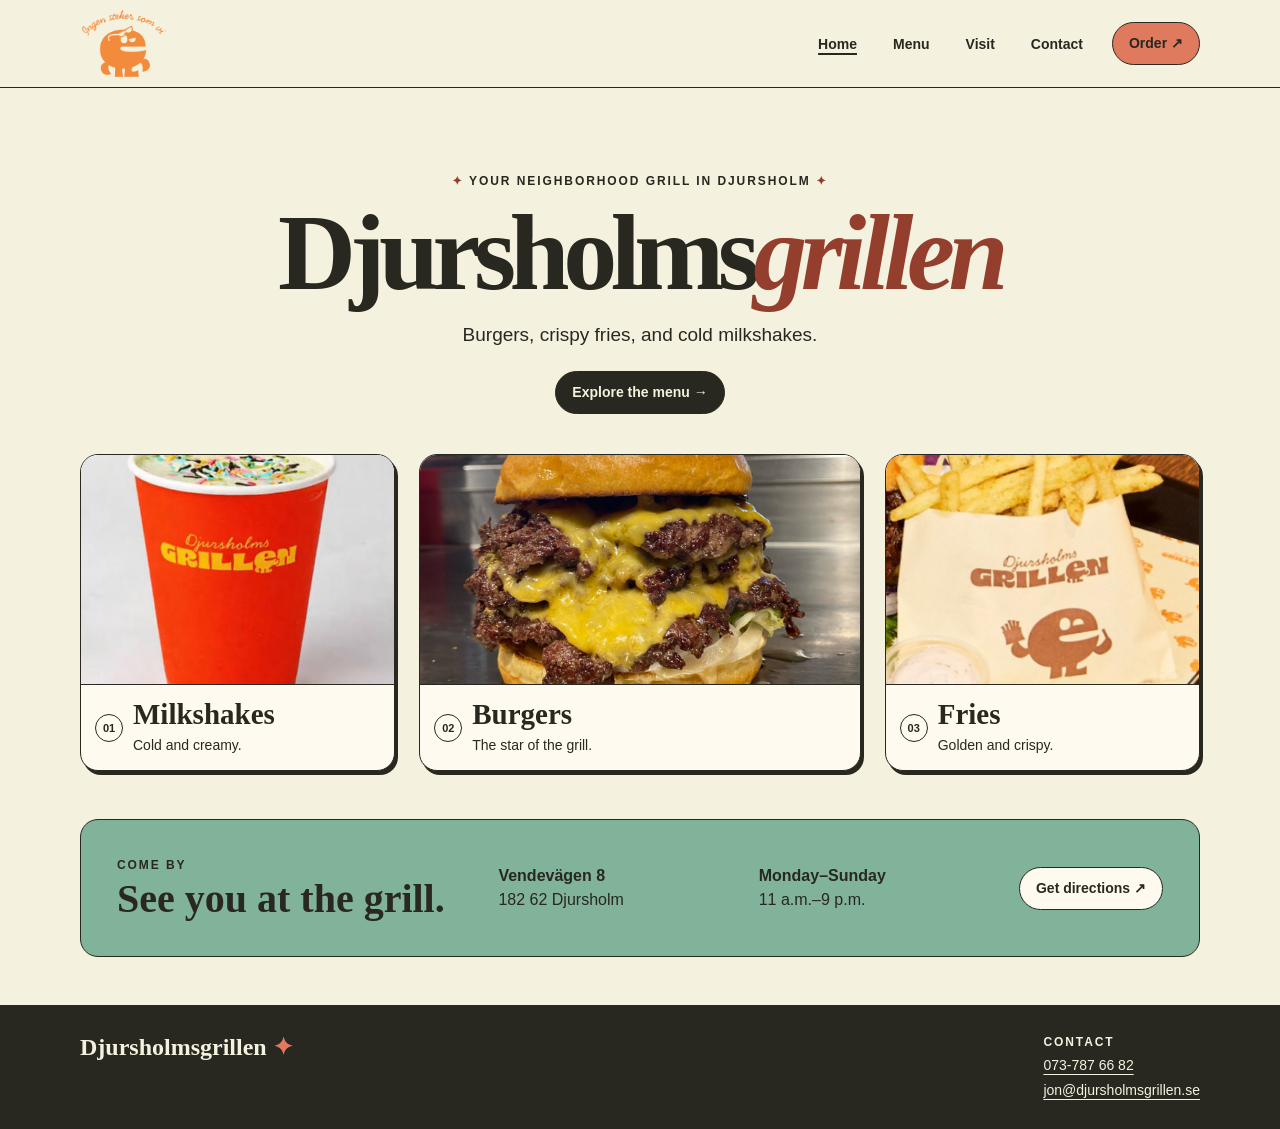
<file: index.html>
<!DOCTYPE html>
<html lang="en">
<head>
    <meta charset="UTF-8">
    <meta name="viewport" content="width=device-width, initial-scale=1.0">
    <meta name="description" content="Burgers, crispy fries, and cold milkshakes at Djursholmsgrillen.">
    <title>Home | Djursholmsgrillen</title>
    <link rel="stylesheet" href="css/style.css">
</head>

<body>
    <header id="home">
        <nav aria-label="Main navigation">
            <a class="logo" href="index.html" aria-label="Djursholmsgrillen home">
                <img src="images/burgerlogo.jpg" alt="">
            </a>

            <ul>
                <li><a class="active" href="index.html" aria-current="page">Home</a></li>
                <li><a href="Menu.html">Menu</a></li>
                <li><a href="Visit.html">Visit</a></li>
                <li><a href="contact.html">Contact</a></li>
                <li>
                    <a class="order"
                       href="https://yabie.online/djursholmsgrillen/en"
                       target="_blank"
                       rel="noopener">
                        Order <span aria-hidden="true">↗</span>
                    </a>
                </li>
            </ul>
        </nav>
    </header>

    <main>
        <section class="hero" aria-labelledby="page-title">
            <p class="eyebrow">
                <span aria-hidden="true">✦</span>
                Your neighborhood grill in Djursholm
                <span aria-hidden="true">✦</span>
            </p>
            <h1 id="page-title">Djursholms<wbr><em>grillen</em></h1>
            <p class="intro">Burgers, crispy fries, and cold milkshakes.</p>
            <a class="button" href="Menu.html">
                Explore the menu <span aria-hidden="true">→</span>
            </a>
        </section>

        <section aria-label="Our favorites">
            <div class="food-grid">
                <figure class="food-card shake">
                    <div class="food-picture">
                        <img src="images/milkshake.jpg" alt="Milkshake">
                    </div>
                    <figcaption>
                        <span class="card-number" aria-hidden="true">01</span>
                        <div>
                            <h2>Milkshakes</h2>
                            <p>Cold and creamy.</p>
                        </div>
                    </figcaption>
                </figure>

                <figure class="food-card burger">
                    <div class="food-picture">
                        <img src="images/burger.jpg" alt="Burger">
                    </div>
                    <figcaption>
                        <span class="card-number" aria-hidden="true">02</span>
                        <div>
                            <h2>Burgers</h2>
                            <p>The star of the grill.</p>
                        </div>
                    </figcaption>
                </figure>

                <figure class="food-card fries">
                    <div class="food-picture">
                        <img src="images/fries.jpg" alt="French fries">
                    </div>
                    <figcaption>
                        <span class="card-number" aria-hidden="true">03</span>
                        <div>
                            <h2>Fries</h2>
                            <p>Golden and crispy.</p>
                        </div>
                    </figcaption>
                </figure>
            </div>
        </section>

        <section class="visit" id="visit" aria-labelledby="visit-title">
            <div>
                <p class="eyebrow">Come by</p>
                <h2 id="visit-title">See you at the grill.</h2>
            </div>
            <p><strong>Vendevägen 8</strong><br>182 62 Djursholm</p>
            <p><strong>Monday–Sunday</strong><br>11 a.m.–9 p.m.</p>
            <a class="button"
               href="https://maps.google.com/?q=Vendev%C3%A4gen+8,+182+62+Djursholm"
               target="_blank"
               rel="noopener">
                Get directions <span aria-hidden="true">↗</span>
            </a>
        </section>
    </main>

    <footer id="contact">
        <div class="footer-inner">
            <p class="footer-name">
                Djursholmsgrillen <span aria-hidden="true">✦</span>
            </p>
            <div>
                <h2 class="eyebrow">Contact</h2>
                <a href="tel:+46737876682">073-787 66 82</a>
                <a href="mailto:jon@djursholmsgrillen.se">jon@djursholmsgrillen.se</a>
            </div>
        </div>
    </footer>
</body>
</html>
</file>
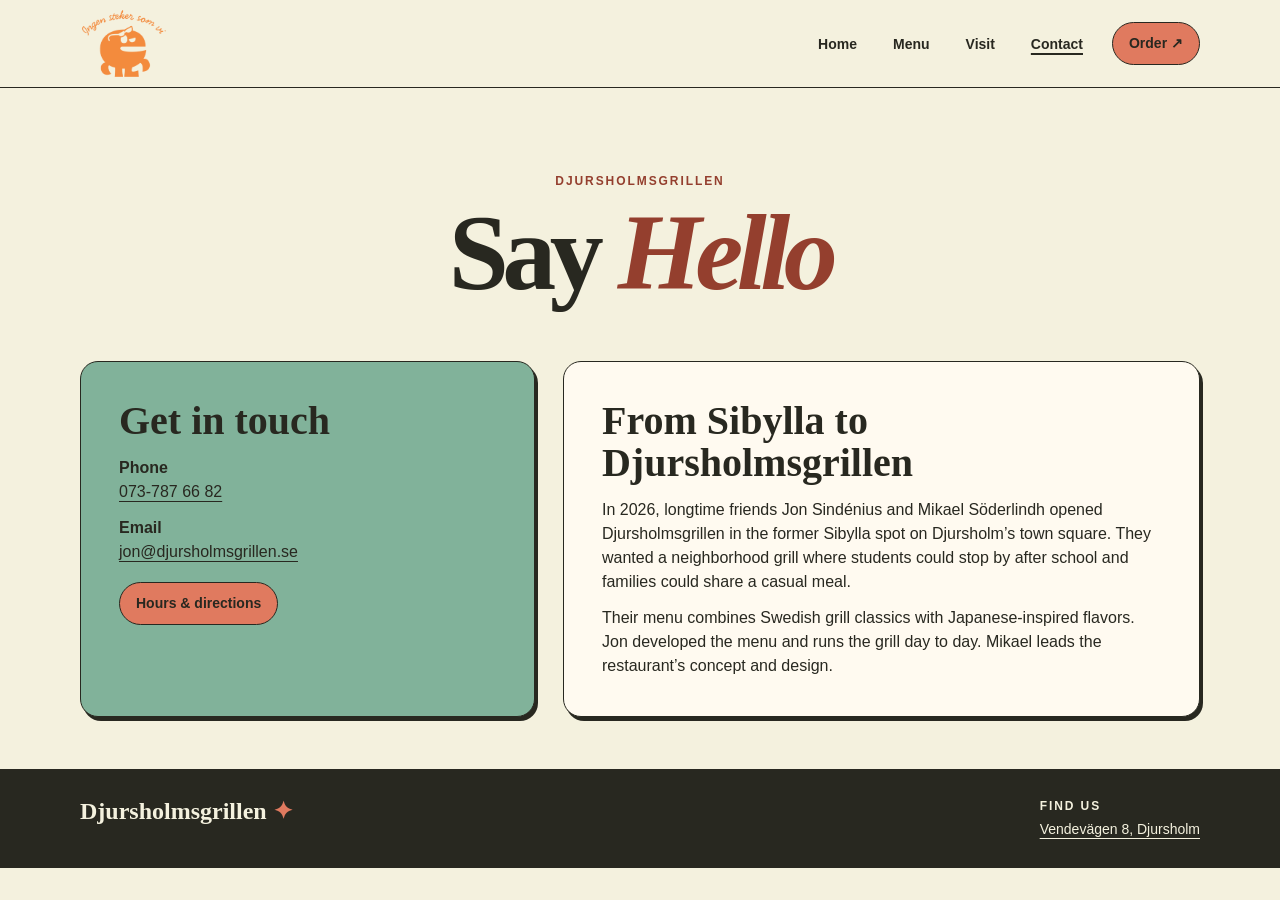
<file: contact.html>
<!DOCTYPE html>
<html lang="en">
<head>
    <meta charset="UTF-8">
    <meta name="viewport" content="width=device-width, initial-scale=1.0">
    <meta name="description" content="Contact Djursholmsgrillen and meet the founders behind the neighborhood burger grill.">
    <title>Contact | Djursholmsgrillen</title>
    <link rel="stylesheet" href="css/style.css">
</head>

<body>
    <header>
        <nav aria-label="Main navigation">
            <a class="logo" href="Home.html" aria-label="Djursholmsgrillen home">
                <img src="images/burgerlogo.jpg" alt="">
            </a>

            <ul>
                <li><a href="index.html">Home</a></li>
                <li><a href="Menu.html">Menu</a></li>
                <li><a href="Visit.html">Visit</a></li>
                <li><a class="active" href="contact.html" aria-current="page">Contact</a></li>
                <li><a class="order" href="https://yabie.online/djursholmsgrillen/en">Order ↗</a></li>
            </ul>
        </nav>
    </header>

    <main class="info-page">
        <section class="menu-hero" aria-labelledby="contact-title">
            <p class="eyebrow">Djursholmsgrillen</p>
            <h1 id="contact-title">Say <em>Hello</em></h1>
        </section>

        <div class="info-grid">
            <section class="info-card info-primary" aria-labelledby="reach-title">
                <h2 id="reach-title">Get in touch</h2>

                <p><strong>Phone</strong><br>
                    <a href="tel:+46737876682">073-787 66 82</a>
                </p>

                <p><strong>Email</strong><br>
                    <a href="mailto:jon@djursholmsgrillen.se">jon@djursholmsgrillen.se</a>
                </p>

                <a class="button" href="Visit.html">Hours &amp; directions</a>
            </section>

            <section class="info-card" aria-labelledby="story-title">
                <h2 id="story-title">From Sibylla to Djursholmsgrillen</h2>
                <p>
                    In 2026, longtime friends Jon Sindénius and Mikael Söderlindh
                    opened Djursholmsgrillen in the former Sibylla spot on
                    Djursholm’s town square. They wanted a neighborhood grill
                    where students could stop by after school and families
                    could share a casual meal.
                </p>
                <p>
                    Their menu combines Swedish grill classics with Japanese-inspired
                    flavors. Jon developed the menu and runs the grill day to day.
                    Mikael leads the restaurant’s concept and design.
                </p>
            </section>
        </div>
    </main>

    <footer>
        <div class="footer-inner">
            <p class="footer-name">Djursholmsgrillen <span aria-hidden="true">✦</span></p>
            <div>
                <h2 class="eyebrow">Find us</h2>
                <a href="Visit.html">Vendevägen 8, Djursholm</a>
            </div>
        </div>
    </footer>
</body>
</html>
</file>
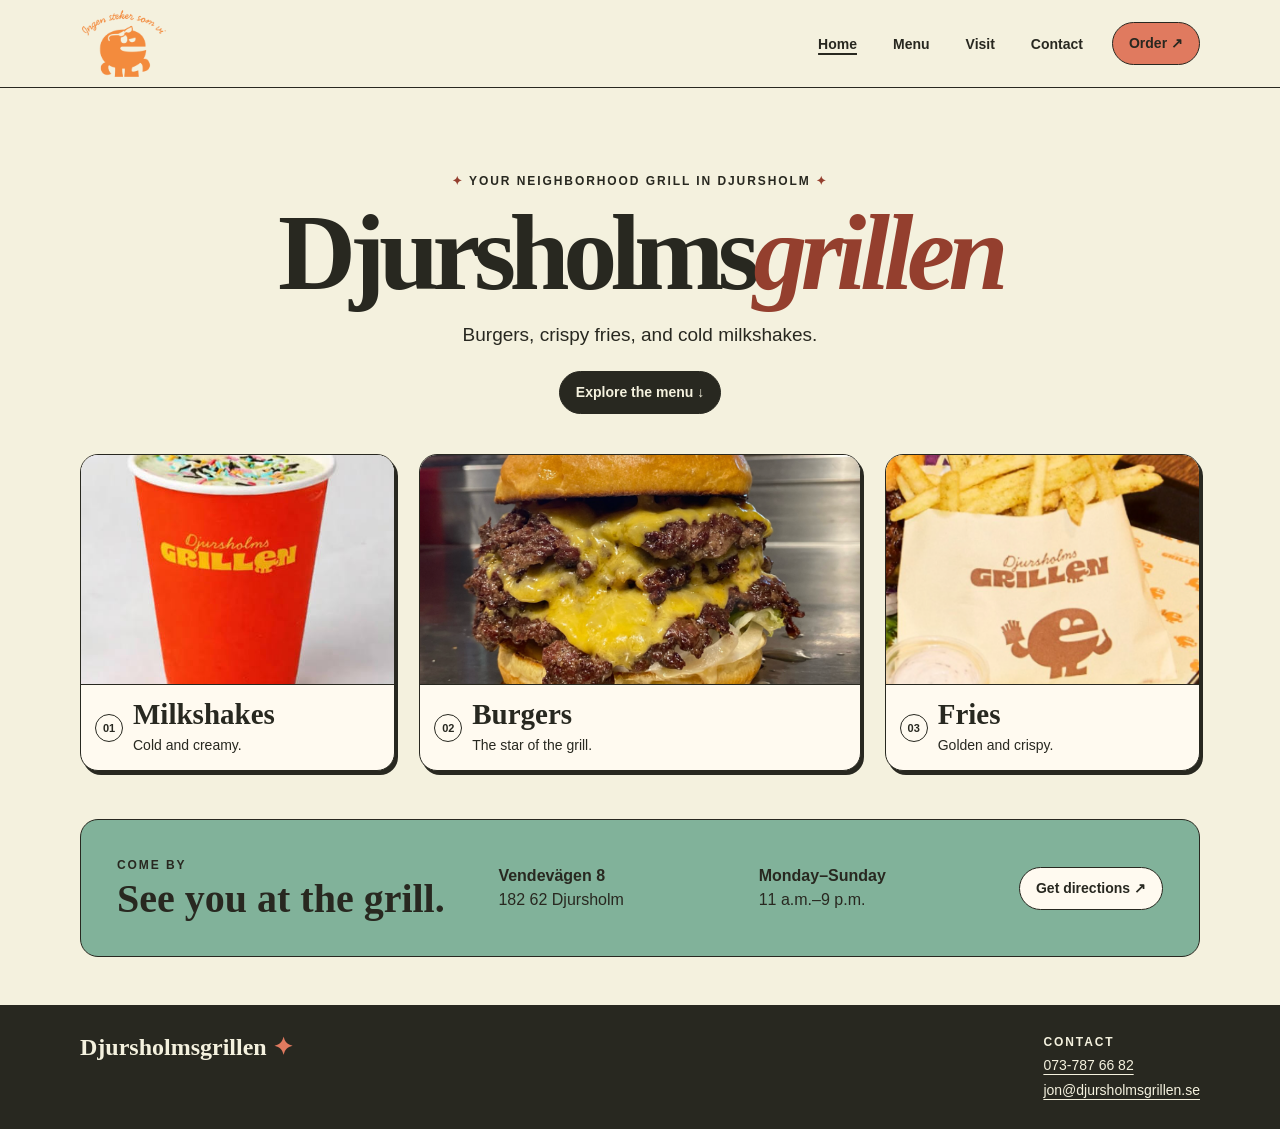
<file: Home.html>
<!DOCTYPE html>
<html lang="en">
<head>
    <meta charset="UTF-8">
    <meta name="viewport" content="width=device-width, initial-scale=1.0">
    <meta name="description" content="Burgers, crispy fries, and cold milkshakes at Djursholmsgrillen.">
    <title>Djursholmsgrillen</title>
    <link rel="stylesheet" href="css/style.css">
</head>

<body>
    <header id="home">
        <nav aria-label="Main navigation">
            <a class="logo" href="#home" aria-label="Djursholmsgrillen home">
    <img src="images/burgerlogo.jpg" alt="">
</a>

            <ul>
    <li><a class="active" href="Home.html" aria-current="page">Home</a></li>
    <li><a href="menu.html">Menu</a></li>
    <li><a href="visit.html">Visit</a></li>
    <li><a href="contact.html">Contact</a></li>
    <li><a class="order" href="https://yabie.online/djursholmsgrillen/en">Order ↗</a></li>
</ul>
        </nav>
    </header>

    <main>
        <section class="hero" aria-labelledby="page-title">
            <p class="eyebrow">
                <span aria-hidden="true">✦</span>
                Your neighborhood grill in Djursholm
                <span aria-hidden="true">✦</span>
            </p>
            <h1 id="page-title">Djursholms<wbr><em>grillen</em></h1>
            <p class="intro">Burgers, crispy fries, and cold milkshakes.</p>
            <a class="button" href="Menu.html">Explore the menu <span aria-hidden="true">↓</span></a>
        </section>

        

        <section aria-label="Our favorites">
            <div class="food-grid">
                <figure class="food-card shake">
                    <div class="food-picture">
                        <img src="images/milkshake.jpg" alt="Milkshake">
                    </div>
                    <figcaption>
                        <span class="card-number" aria-hidden="true">01</span>
                        <div>
                            <h3>Milkshakes</h3>
                            <p>Cold and creamy.</p>
                        </div>
                    </figcaption>
                </figure>

                <figure class="food-card burger">
                    <div class="food-picture">
                        <img src="images/burger.jpg" alt="Burger">
                    </div>
                    <figcaption>
                        <span class="card-number" aria-hidden="true">02</span>
                        <div>
                            <h3>Burgers</h3>
                            <p>The star of the grill.</p>
                        </div>
                    </figcaption>
                </figure>

                <figure class="food-card fries">
                    <div class="food-picture">
                        <img src="images/fries.jpg" alt="French fries">
                    </div>
                    <figcaption>
                        <span class="card-number" aria-hidden="true">03</span>
                        <div>
                            <h3>Fries</h3>
                            <p>Golden and crispy.</p>
                        </div>
                    </figcaption>
                </figure>
            </div>
        </section>

        <section class="visit" id="visit" aria-labelledby="visit-title">
            <div>
                <p class="eyebrow">Come by</p>
                <h2 id="visit-title">See you at the grill.</h2>
            </div>
            <p><strong>Vendevägen 8</strong><br>182 62 Djursholm</p>
            <p><strong>Monday–Sunday</strong><br>11 a.m.–9 p.m.</p>
            <a class="button" href="https://maps.google.com/?q=Vendev%C3%A4gen+8,+182+62+Djursholm">
                Get directions <span aria-hidden="true">↗</span>
            </a>
        </section>
    </main>

    <footer id="contact">
        <div class="footer-inner">
            <p class="footer-name">Djursholmsgrillen <span aria-hidden="true">✦</span></p>
            <div>
                <h2 class="eyebrow">Contact</h2>
                <a href="tel:+46737876682">073-787 66 82</a>
                <a href="mailto:jon@djursholmsgrillen.se">jon@djursholmsgrillen.se</a>
            </div>
        </div>
    </footer>
</body>
</html>
</file>
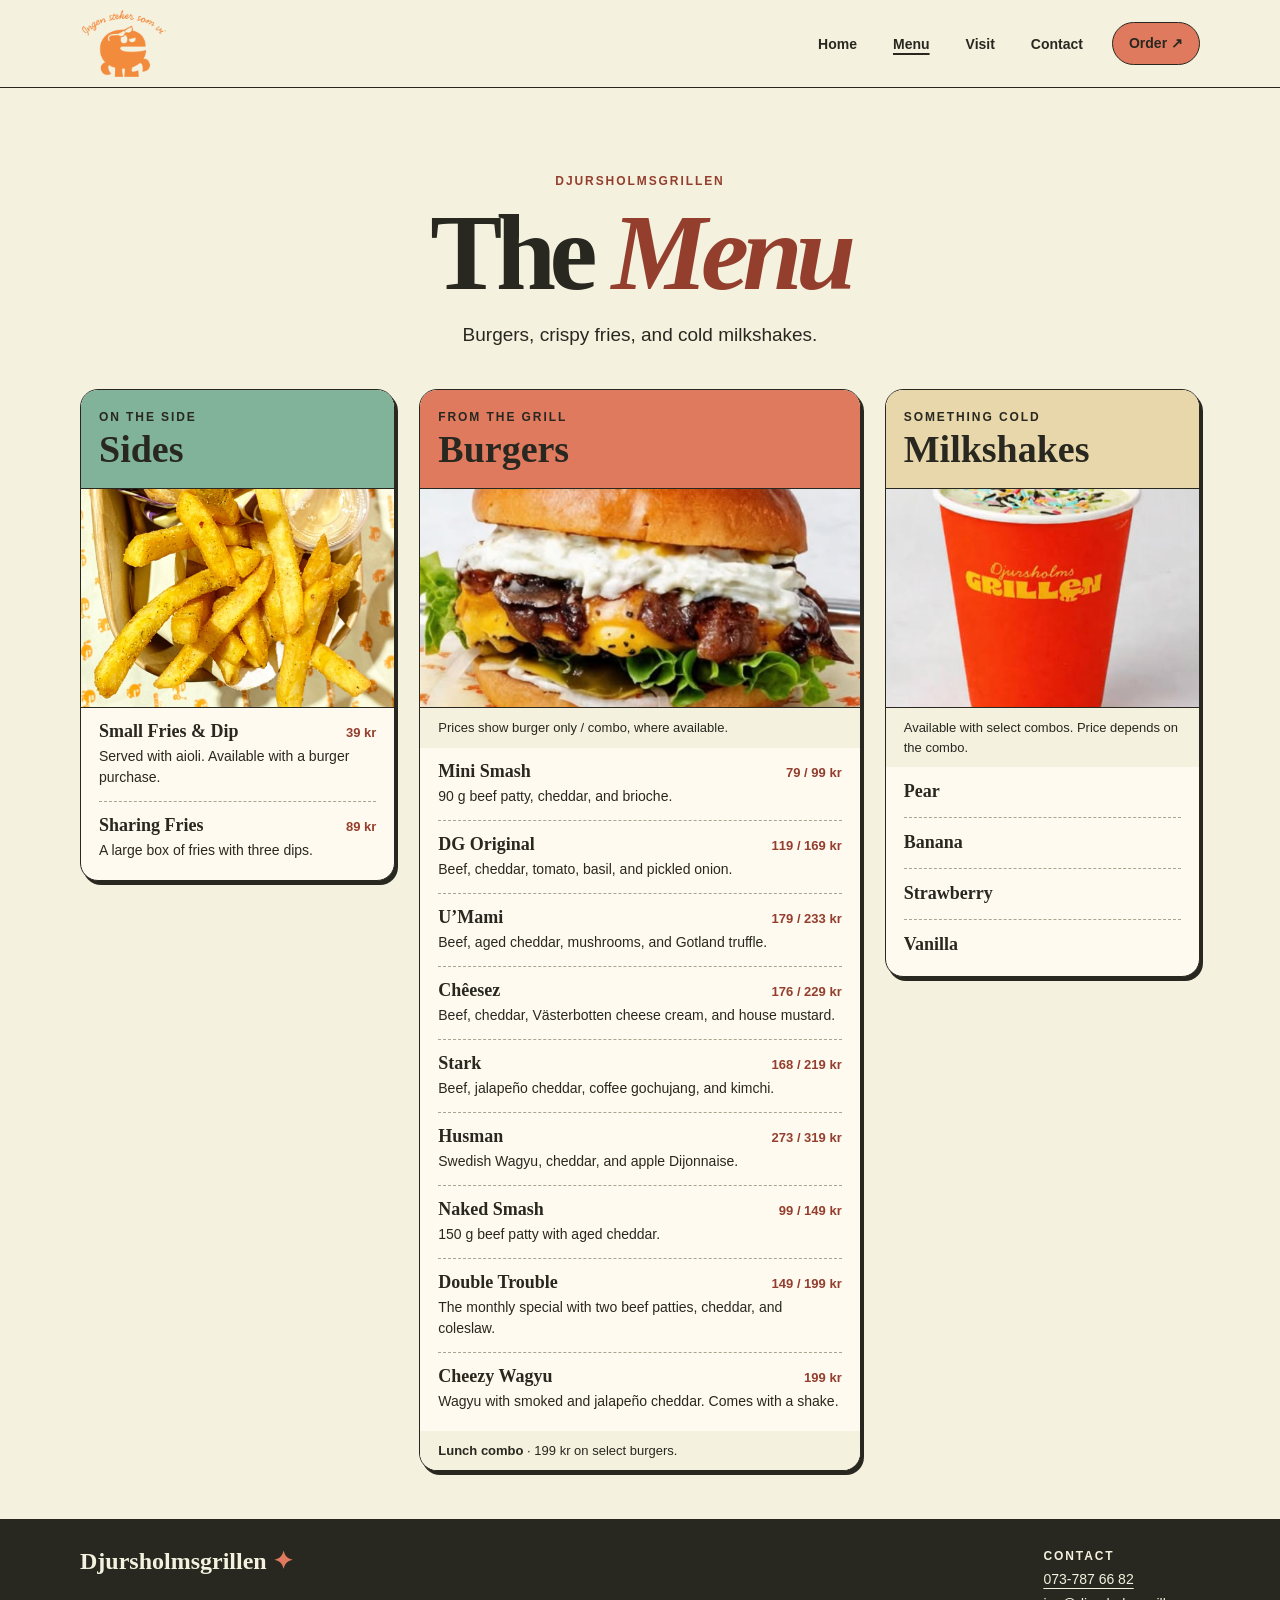
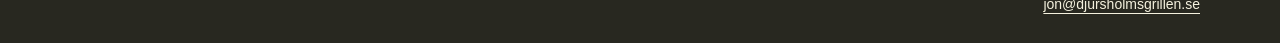
<file: Menu.html>
<!DOCTYPE html>
<html lang="en">
<head>
    <meta charset="UTF-8">
    <meta name="viewport" content="width=device-width, initial-scale=1.0">
    <meta name="description" content="Browse burgers, sides, and milkshakes at Djursholmsgrillen.">
    <title>Menu | Djursholmsgrillen</title>
    <link rel="stylesheet" href="css/style.css">
</head>

<body>
    <header>
        <nav aria-label="Main navigation">
            <a class="logo" href="index.html" aria-label="Djursholmsgrillen home">
                <img src="images/burgerlogo.jpg" alt="">
            </a>

            <ul>
                <li><a href="index.html">Home</a></li>
                <li><a class="active" href="Menu.html" aria-current="page">Menu</a></li>
                <li><a href="Visit.html">Visit</a></li>
                <li><a href="contact.html">Contact</a></li>
                <li>
                    <a class="order"
                       href="https://yabie.online/djursholmsgrillen/en"
                       target="_blank"
                       rel="noopener">
                        Order <span aria-hidden="true">↗</span>
                    </a>
                </li>
            </ul>
        </nav>
    </header>

    <main class="menu-page">
        <section class="menu-hero" aria-labelledby="menu-title">
            <p class="eyebrow">Djursholmsgrillen</p>
            <h1 id="menu-title">The <em>Menu</em></h1>
            <p class="intro">Burgers, crispy fries, and cold milkshakes.</p>
        </section>

        <div class="menu-grid">
            <section class="menu-panel menu-sides" aria-labelledby="sides-title">
                <div class="menu-panel-heading">
                    <p class="eyebrow">On the side</p>
                    <h2 id="sides-title">Sides</h2>
                </div>

                <img src="images/menufries.jpg" alt="Fries in a Djursholmsgrillen bag with a cup of dip">

                <ul class="menu-items">
                    <li>
                        <div class="menu-item-line">
                            <strong>Small Fries &amp; Dip</strong>
                            <span class="menu-price">39 kr</span>
                        </div>
                        <p>Served with aioli. Available with a burger purchase.</p>
                    </li>
                    <li>
                        <div class="menu-item-line">
                            <strong>Sharing Fries</strong>
                            <span class="menu-price">89 kr</span>
                        </div>
                        <p>A large box of fries with three dips.</p>
                    </li>
                </ul>
            </section>

            <section class="menu-panel menu-burgers" aria-labelledby="burgers-title">
                <div class="menu-panel-heading">
                    <p class="eyebrow">From the grill</p>
                    <h2 id="burgers-title">Burgers</h2>
                </div>

                <img src="images/menuburger.jpg" alt="A burger from Djursholmsgrillen">
                <p class="menu-price-guide">Prices show burger only / combo, where available.</p>

                <ul class="menu-items">
                    <li>
                        <div class="menu-item-line">
                            <strong>Mini Smash</strong>
                            <span class="menu-price">79 / 99 kr</span>
                        </div>
                        <p>90 g beef patty, cheddar, and brioche.</p>
                    </li>
                    <li>
                        <div class="menu-item-line">
                            <strong>DG Original</strong>
                            <span class="menu-price">119 / 169 kr</span>
                        </div>
                        <p>Beef, cheddar, tomato, basil, and pickled onion.</p>
                    </li>
                    <li>
                        <div class="menu-item-line">
                            <strong>U’Mami</strong>
                            <span class="menu-price">179 / 233 kr</span>
                        </div>
                        <p>Beef, aged cheddar, mushrooms, and Gotland truffle.</p>
                    </li>
                    <li>
                        <div class="menu-item-line">
                            <strong>Chêesez</strong>
                            <span class="menu-price">176 / 229 kr</span>
                        </div>
                        <p>Beef, cheddar, Västerbotten cheese cream, and house mustard.</p>
                    </li>
                    <li>
                        <div class="menu-item-line">
                            <strong>Stark</strong>
                            <span class="menu-price">168 / 219 kr</span>
                        </div>
                        <p>Beef, jalapeño cheddar, coffee gochujang, and kimchi.</p>
                    </li>
                    <li>
                        <div class="menu-item-line">
                            <strong>Husman</strong>
                            <span class="menu-price">273 / 319 kr</span>
                        </div>
                        <p>Swedish Wagyu, cheddar, and apple Dijonnaise.</p>
                    </li>
                    <li>
                        <div class="menu-item-line">
                            <strong>Naked Smash</strong>
                            <span class="menu-price">99 / 149 kr</span>
                        </div>
                        <p>150 g beef patty with aged cheddar.</p>
                    </li>
                    <li>
                        <div class="menu-item-line">
                            <strong>Double Trouble</strong>
                            <span class="menu-price">149 / 199 kr</span>
                        </div>
                        <p>The monthly special with two beef patties, cheddar, and coleslaw.</p>
                    </li>
                    <li>
                        <div class="menu-item-line">
                            <strong>Cheezy Wagyu</strong>
                            <span class="menu-price">199 kr</span>
                        </div>
                        <p>Wagyu with smoked and jalapeño cheddar. Comes with a shake.</p>
                    </li>
                </ul>

                <p class="menu-price-guide">
                    <strong>Lunch combo</strong> · 199 kr on select burgers.
                </p>
            </section>

            <section class="menu-panel menu-drinks" aria-labelledby="shakes-title">
                <div class="menu-panel-heading">
                    <p class="eyebrow">Something cold</p>
                    <h2 id="shakes-title">Milkshakes</h2>
                </div>

                <img src="images/milkshake.jpg" alt="A milkshake from Djursholmsgrillen">
                <p class="menu-price-guide">Available with select combos. Price depends on the combo.</p>

                <ul class="menu-items">
                    <li><strong>Pear</strong></li>
                    <li><strong>Banana</strong></li>
                    <li><strong>Strawberry</strong></li>
                    <li><strong>Vanilla</strong></li>
                </ul>
            </section>
        </div>
    </main>

    <footer>
        <div class="footer-inner">
            <p class="footer-name">
                Djursholmsgrillen <span aria-hidden="true">✦</span>
            </p>
            <div>
                <h2 class="eyebrow">Contact</h2>
                <a href="tel:+46737876682">073-787 66 82</a>
                <a href="mailto:jon@djursholmsgrillen.se">jon@djursholmsgrillen.se</a>
            </div>
        </div>
    </footer>
</body>
</html>
</file>
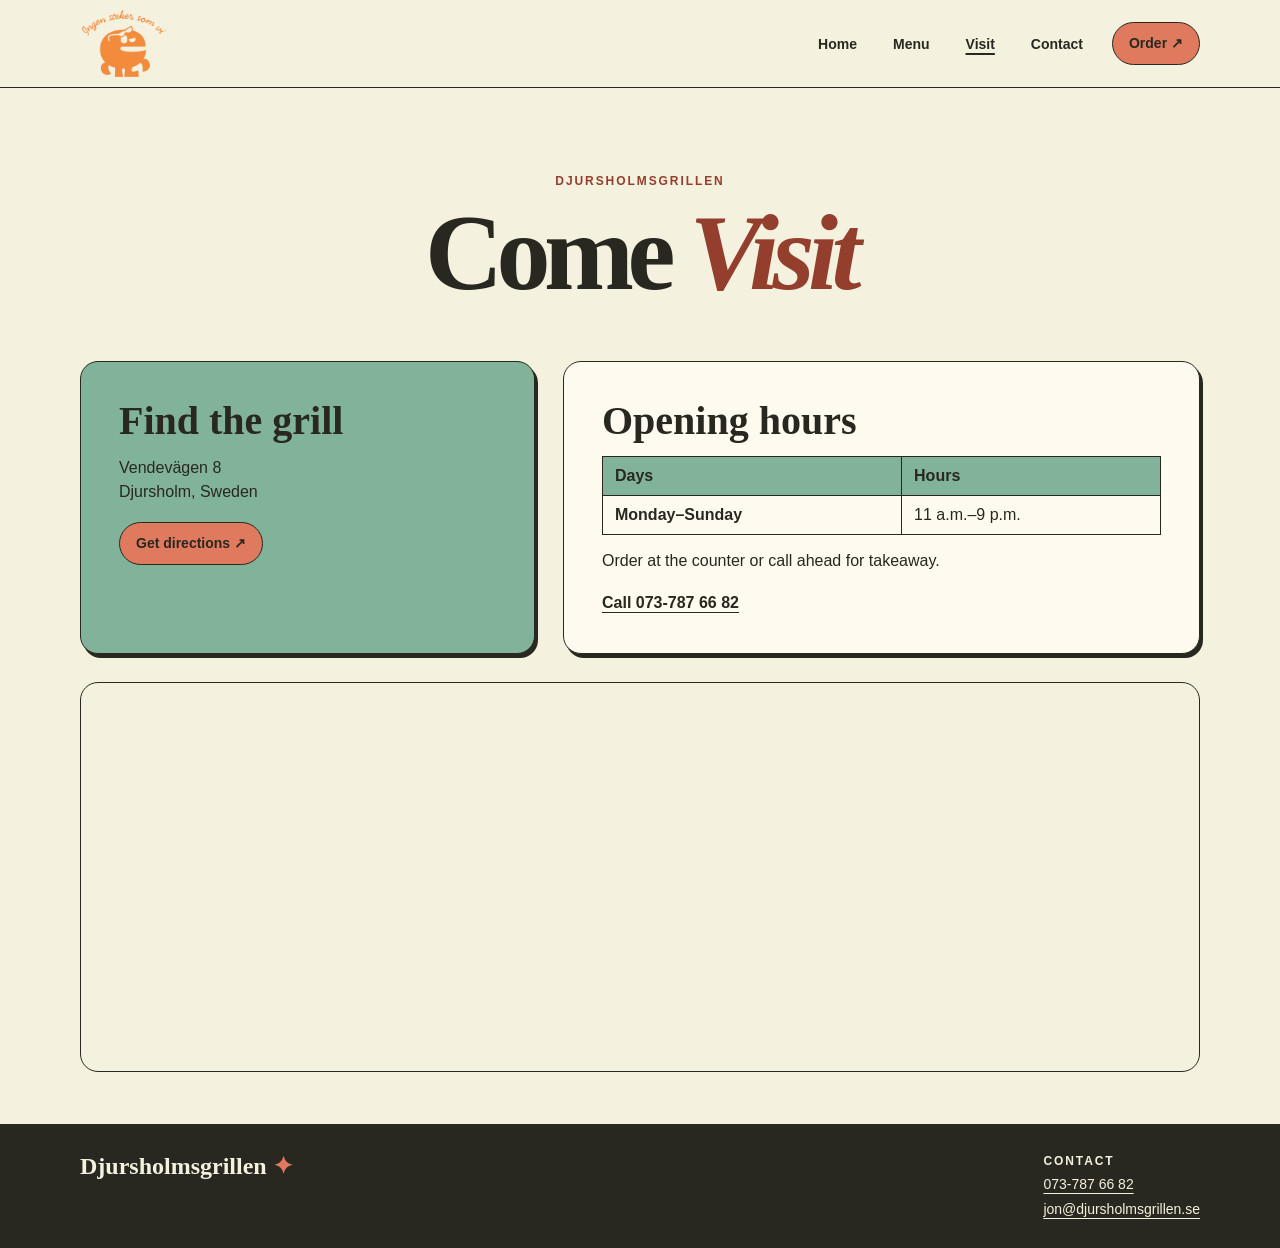
<file: Visit.html>
<html lang="en">
<head>
    <meta charset="UTF-8">
    <meta name="viewport" content="width=device-width, initial-scale=1.0">
    <meta name="description" content="Find Djursholmsgrillen, check opening hours, and get directions.">
    <title>Visit | Djursholmsgrillen</title>
    <link rel="stylesheet" href="css/style.css">
</head>

<body>
    <header>
        <nav aria-label="Main navigation">
            <a class="logo" href="index.html" aria-label="Djursholmsgrillen home">
                <img src="images/burgerlogo.jpg" alt="">
            </a>

            <ul>
                <li><a href="index.html">Home</a></li>
                <li><a href="Menu.html">Menu</a></li>
                <li><a class="active" href="Visit.html" aria-current="page">Visit</a></li>
                <li><a href="contact.html">Contact</a></li>
                <li>
                    <a class="order"
                       href="https://yabie.online/djursholmsgrillen/en"
                       target="_blank"
                       rel="noopener">
                        Order <span aria-hidden="true">↗</span>
                    </a>
                </li>
            </ul>
        </nav>
    </header>

    <main class="info-page">
        <section class="menu-hero" aria-labelledby="visit-title">
            <p class="eyebrow">Djursholmsgrillen</p>
            <h1 id="visit-title">Come <em>Visit</em></h1>
        </section>

        <div class="info-grid">
            <section class="info-card info-primary" aria-labelledby="address-title">
                <h2 id="address-title">Find the grill</h2>
                <address>
                    Vendevägen 8<br>
                    Djursholm, Sweden
                </address>

                <a class="button"
                   href="https://maps.google.com/?q=Vendev%C3%A4gen+8%2C+Djursholm"
                   target="_blank"
                   rel="noopener">
                    Get directions <span aria-hidden="true">↗</span>
                </a>
            </section>

            <section class="info-card" aria-labelledby="hours-title">
                <h2 id="hours-title">Opening hours</h2>

                <table class="hours-table" aria-labelledby="hours-title">
                    <thead>
                        <tr>
                            <th scope="col">Days</th>
                            <th scope="col">Hours</th>
                        </tr>
                    </thead>
                    <tbody>
                        <tr>
                            <th scope="row">Monday–Sunday</th>
                            <td>11 a.m.–9 p.m.</td>
                        </tr>
                    </tbody>
                </table>

                <p class="takeaway-note">Order at the counter or call ahead for takeaway.</p>
                <a class="info-link" href="tel:+46737876682">Call 073-787 66 82</a>
            </section>
        </div>

        <iframe
            class="visit-map"
            title="Map showing Djursholmsgrillen on Vendevägen 8"
            src="https://maps.google.com/maps?q=Vendev%C3%A4gen%208%2C%20Djursholm&amp;output=embed"
            loading="lazy"
            allowfullscreen>
        </iframe>
    </main>

    <footer>
        <div class="footer-inner">
            <p class="footer-name">
                Djursholmsgrillen <span aria-hidden="true">✦</span>
            </p>
            <div>
                <h2 class="eyebrow">Contact</h2>
                <a href="tel:+46737876682">073-787 66 82</a>
                <a href="mailto:jon@djursholmsgrillen.se">jon@djursholmsgrillen.se</a>
            </div>
        </div>
    </footer>
</body>
</html>
</file>
<file: css/style.css>
:root {
    --cream: #f4f1de;
    --terracotta: #e07a5f;
    --sage: #81b29a;
    --ink: #282820;
    --rust: #943f2e;
    --paper: #fffaf0;

    --font-primary: Georgia, serif;
    --font-secondary: Arial, sans-serif;
    --font-accent: "Trebuchet MS", Arial, sans-serif;
}

* {
    box-sizing: border-box;
}

body {
    margin: 0;
    background: var(--cream);
    color: var(--ink);
    font-family: var(--font-secondary);
    line-height: 1.5;
}

h1, h2, h3, p, figure {
    margin: 0;
}

a {
    color: inherit;
    text-underline-offset: 4px;
}

:focus-visible {
    outline: 2px solid var(--rust);
    outline-offset: 4px;
}

main,
.footer-inner {
    width: min(92%, 1120px);
    margin: 0 auto;
}


header {
    border-bottom: 1px solid var(--ink);
}

nav {
    display: flex;
    align-items: center;
    justify-content: space-between;
    gap: 12px;
    width: min(94%, 1120px);
    min-height: 74px;
    margin: 0 auto;
    padding: 8px 0;
}

nav ul {
    display: flex;
    align-items: center;
    gap: clamp(4px, 2vw, 22px);
    margin: 0;
    padding: 0;
    list-style: none;
}

nav a {
    display: block;
    padding: 12px 7px;
    font: bold 14px var(--font-accent);
    text-decoration: none;
    white-space: nowrap;
}

nav a:hover,
nav a.active {
    text-decoration: underline;
    text-decoration-thickness: 2px;
}

nav .logo {
    flex-shrink: 0;
    width: 88px;
    padding: 0;
}

nav .logo img {
    display: block;
    width: 100%;
    height: auto;
    border-radius: 8px;
}

nav .order,
.button {
    display: inline-block;
    padding: 10px 16px;
    border: 1px solid var(--ink);
    border-radius: 30px;
    background: var(--terracotta);
    color: var(--ink);
    font: bold 14px/1.5 var(--font-accent);
    text-decoration: none;
}

nav .order:hover,
.button:hover {
    background: var(--paper);
}


.hero,
.menu-hero {
    padding: clamp(40px, 7vw, 84px) 0 40px;
    text-align: center;
}

.eyebrow {
    font: bold 12px/1.5 var(--font-accent);
    letter-spacing: 0.16em;
    text-transform: uppercase;
}

.hero .eyebrow span,
.menu-hero .eyebrow {
    color: var(--rust);
}

.hero h1,
.menu-hero h1 {
    margin: 12px 0 16px;
    font: bold clamp(40px, 9vw, 108px)/0.95 var(--font-primary);
    letter-spacing: -0.06em;
}

.hero h1 em,
.menu-hero h1 em {
    color: var(--rust);
}

.intro {
    font-size: clamp(16px, 2vw, 19px);
}

.hero .button {
    margin-top: 22px;
    background: var(--ink);
    color: var(--cream);
}

.hero .button:hover {
    background: var(--terracotta);
    color: var(--ink);
}


.section-top {
    display: flex;
    align-items: center;
    justify-content: space-between;
    gap: 16px;
    padding: 12px 0;
    border-top: 1px solid var(--ink);
}

.section-top a {
    font-size: 14px;
    font-weight: bold;
}

.food-grid,
.menu-grid {
    display: grid;
    grid-template-columns: minmax(0, 1fr) minmax(0, 1.4fr) minmax(0, 1fr);
    gap: clamp(14px, 2vw, 24px);
}

.food-card,
.menu-panel,
.info-card {
    border: 1px solid var(--ink);
    border-radius: 18px;
    background: var(--paper);
    box-shadow: 3px 4px 0 var(--ink);
}

.food-card,
.menu-panel {
    overflow: hidden;
}

.food-picture {
    height: clamp(155px, 20vw, 230px);
    overflow: hidden;
    border-bottom: 1px solid var(--ink);
}

.food-picture img,
.menu-panel > img {
    display: block;
    width: 100%;
    object-fit: cover;
    object-position: center;
}

.food-picture img {
    height: 100%;
}

.food-card figcaption {
    display: flex;
    align-items: center;
    gap: 10px;
    padding: 14px;
}

.card-number {
    display: grid;
    flex-shrink: 0;
    place-items: center;
    width: 28px;
    height: 28px;
    border: 1px solid var(--ink);
    border-radius: 50%;
    font: bold 11px var(--font-accent);
}

.food-card h2,
.food-card h3 {
    font: bold clamp(19px, 3vw, 29px)/1.1 var(--font-primary);
}

.food-card p {
    margin-top: 4px;
    font-size: 14px;
}


.visit {
    display: grid;
    grid-template-columns: 1.5fr 1fr 1fr auto;
    align-items: center;
    gap: 18px;
    margin: 48px 0;
    padding: clamp(18px, 4vw, 36px);
    border: 1px solid var(--ink);
    border-radius: 18px;
    background: var(--sage);
}

.visit h2,
.info-card h2 {
    font: bold clamp(26px, 4vw, 40px)/1.05 var(--font-primary);
}

.visit h2 {
    margin-top: 4px;
}

.visit .button {
    justify-self: start;
    background: var(--paper);
}

.visit .button:hover {
    background: var(--cream);
}

/* Menu page */
.menu-page {
    padding-bottom: 48px;
}

.menu-grid {
    grid-template-areas: "sides burgers drinks";
    align-items: start;
}

.menu-sides {
    grid-area: sides;
    --panel-color: var(--sage);
}

.menu-burgers {
    grid-area: burgers;
    --panel-color: var(--terracotta);
}

.menu-drinks {
    grid-area: drinks;
    --panel-color: #e8d7aa;
}

.menu-panel-heading {
    padding: 18px;
    background: var(--panel-color);
}

.menu-panel-heading h2 {
    margin-top: 4px;
    font: bold clamp(24px, 3vw, 38px)/1.05 var(--font-primary);
    overflow-wrap: anywhere;
}

.menu-panel > img {
    height: clamp(155px, 19vw, 220px);
    border-block: 1px solid var(--ink);
}

.menu-items {
    margin: 0;
    padding: 0 18px 6px;
    list-style: none;
}

.menu-items li {
    padding: 13px 0;
}

.menu-items li + li {
    border-top: 1px dashed #aaa591;
}

.menu-item-line {
    display: flex;
    flex-wrap: wrap;
    align-items: baseline;
    justify-content: space-between;
    gap: 4px 8px;
}

.menu-items strong {
    font: bold 18px var(--font-primary);
}

.menu-price {
    color: var(--rust);
    font: bold 13px var(--font-accent);
    white-space: nowrap;
}

.menu-items p {
    margin-top: 4px;
    font-size: 14px;
}

.menu-price-guide {
    padding: 10px 18px;
    background: var(--cream);
    font-size: 13px;
}

.menu-order {
    display: none;
}


.info-page {
    padding-bottom: 52px;
}

.info-grid {
    display: grid;
    grid-template-columns: minmax(0, 1fr) minmax(0, 1.4fr);
    gap: clamp(16px, 3vw, 28px);
}

.info-card {
    padding: clamp(22px, 4vw, 38px);
    overflow-wrap: anywhere;
}

.info-primary {
    background: var(--sage);
}

.info-card h2 {
    margin-bottom: 14px;
}

.info-card address {
    font-style: normal;
}

.info-card p + p {
    margin-top: 12px;
}

.info-card .button,
.info-link {
    display: inline-block;
    margin-top: 18px;
}

.info-link {
    font-weight: bold;
}

.visit-map {
    display: block;
    width: 100%;
    height: clamp(260px, 38vw, 390px);
    margin-top: 28px;
    border: 1px solid var(--ink);
    border-radius: 18px;
}


.hours-table {
    width: 100%;
    margin-top: 12px;
    border-collapse: collapse;
    background: var(--paper);
}

.hours-table th,
.hours-table td {
    padding: 10px 12px;
    border: 1px solid var(--ink);
    text-align: left;
}

.hours-table thead {
    background: var(--sage);
}

.takeaway-note {
    margin-top: 14px;
}


.contact-form-card {
    margin-top: 28px;
}

.contact-form {
    display: grid;
    gap: 8px;
    max-width: 580px;
}

.contact-form label {
    margin-top: 8px;
    font-weight: bold;
}

.contact-form input,
.contact-form select,
.contact-form textarea {
    width: 100%;
    padding: 10px 12px;
    border: 1px solid var(--ink);
    border-radius: 8px;
    background: var(--cream);
    color: var(--ink);
    font: inherit;
}

.contact-form textarea {
    resize: vertical;
}

.contact-form button {
    justify-self: start;
    margin-top: 12px;
    cursor: pointer;
}

#form-status {
    margin-top: 12px;
}

#form-status:empty {
    margin-top: 0;
}

.message-preview {
    margin: 12px 0 0;
    padding: 16px;
    border-left: 4px solid var(--terracotta);
    border-radius: 6px;
    background: var(--cream);
    font: inherit;
    white-space: pre-wrap;
    overflow-wrap: anywhere;
}

/* Footer */
footer {
    background: var(--ink);
    color: var(--cream);
}

.footer-inner {
    display: flex;
    flex-wrap: wrap;
    justify-content: space-between;
    gap: 18px;
    padding: 28px 0;
}

.footer-name {
    font: bold 24px var(--font-primary);
}

.footer-name span {
    color: var(--terracotta);
}

footer a {
    display: block;
    margin-top: 4px;
    font-size: 14px;
}

footer a:focus-visible {
    outline-color: var(--cream);
}

/* Smaller screens */
@media (max-width: 720px) {
    .menu-grid {
        grid-template-columns: 1fr;
        grid-template-areas:
            "burgers"
            "sides"
            "drinks";
    }

    .menu-panel > img {
        height: clamp(175px, 45vw, 260px);
    }

    .visit {
        grid-template-columns: 1fr 1fr;
    }

    .visit > div,
    .visit .button {
        grid-column: 1 / -1;
    }
}

@media (max-width: 680px) {
    .info-grid {
        grid-template-columns: 1fr;
    }
}

@media (max-width: 600px) {
    nav {
        flex-direction: column;
        padding: 12px 0;
    }

    nav ul {
        justify-content: center;
        flex-wrap: wrap;
    }

    nav a {
        padding-inline: 5px;
        font-size: 13px;
    }

    nav .order {
        padding-inline: 9px;
    }

    .food-grid {
        grid-template-columns: 1fr 1fr;
    }

    .food-grid .burger {
        grid-column: 1 / -1;
        grid-row: 1;
    }

    .burger .food-picture {
        height: 210px;
    }

    .food-card figcaption {
        padding: 10px;
    }

    .card-number {
        display: none;
    }
}
</file>
